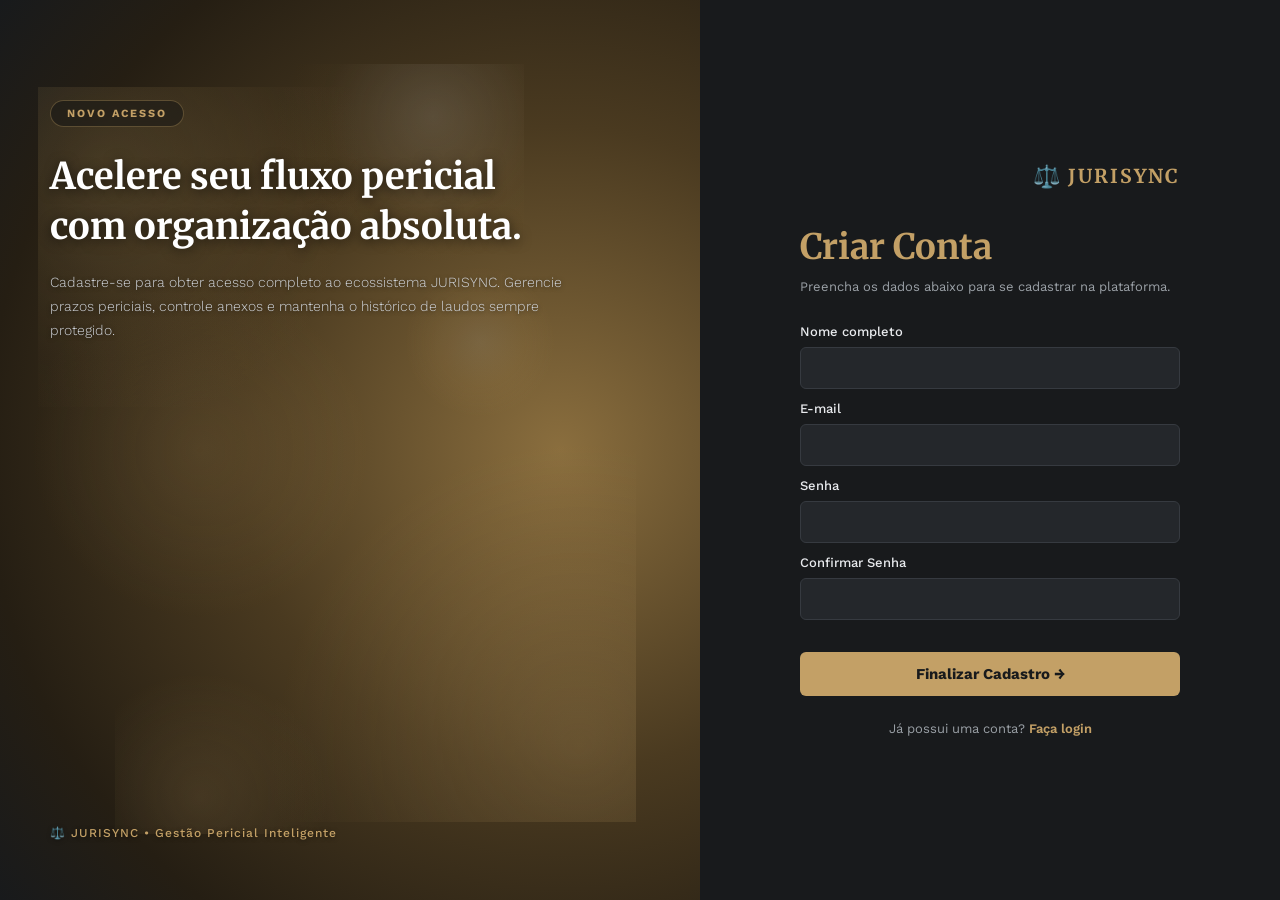
<file: src/main/resources/static/cadastro.html>
<!DOCTYPE html>
<html lang="pt-BR">
<head>
    <meta charset="UTF-8">
    <meta name="viewport" content="width=device-width, initial-scale=1.0">
    <title>Cadastro - JURISYNC</title>
    <link rel="stylesheet" href="style.css">
    <link rel="preconnect" href="https://fonts.googleapis.com">
    <link rel="preconnect" href="https://fonts.gstatic.com" crossorigin>
    <link href="https://fonts.googleapis.com/css2?family=Merriweather:wght@400;700&family=Work+Sans:wght@300;400;500;600;700&display=swap" rel="stylesheet">
</head>
<body class="page-login-split">

<div class="login-wrapper-fullscreen">
    <!-- LADO ESQUERDO: Painel Dourado Escuro com Esferas Translúcidas -->
    <div class="auth-art-panel-gold">
        <div class="art-overlay-content">
            <div class="auth-tag">NOVO ACESSO</div>
            <h1 class="art-main-title">Acelere seu fluxo pericial com organização absoluta.</h1>
            <p class="art-main-desc">Cadastre-se para obter acesso completo ao ecossistema JURISYNC. Gerencie prazos periciais, controle anexos e mantenha o histórico de laudos sempre protegido.</p>
        </div>

        <div class="art-footer-brand">
            <span>⚖️ JURISYNC &bull; Gestão Pericial Inteligente</span>
        </div>
    </div>

    <!-- LADO DIREITO: Painel Escuro de Formulário de Cadastro -->
    <div class="auth-form-panel-dark">
        <div class="card-container-dark">
            <!-- Nome/Logo no Canto Superior Direito -->
            <div class="brand-right-corner">
                <span class="art-corner-icon">⚖️</span>
                <span class="art-corner-title">JURISYNC</span>
            </div>

            <h1 class="welcome-title">Criar Conta</h1>
            <p class="form-subheading">Preencha os dados abaixo para se cadastrar na plataforma.</p>

            <div id="msg-erro" style="display: none; background-color: #3d1418; color: #f87171; border: 1px solid #7f1d1d; padding: 10px; border-radius: 6px; font-size: 12px; margin-bottom: 20px; text-align: left;">
                <span id="texto-erro">Erro no cadastro.</span>
            </div>

            <form id="registerForm" action="/cadastrar" method="POST" class="form-register">
                <div class="input-group">
                    <label for="nome">Nome completo</label>
                    <input type="text" id="nome" name="nome" required autocomplete="name">
                </div>

                <div class="input-group">
                    <label for="email">E-mail</label>
                    <input type="email" id="email" name="email" required autocomplete="email">
                </div>

                <div class="input-group">
                    <label for="senha">Senha</label>
                    <input type="password" id="senha" name="senha" required >

                    <div id="meter-container" style="display: none; margin-top: 8px;">
                        <div style="width: 100%; height: 5px; background-color: #24272b; border-radius: 3px; overflow: hidden; border: 1px solid #363a40;">
                            <div id="meter-fill" style="height: 100%; width: 0%; transition: width 0.3s ease, background-color 0.3s ease; border-radius: 3px;"></div>
                        </div>
                        <span id="meter-text" style="display: block; margin-top: 5px; font-size: 11px; font-weight: 500; text-align: left;"></span>
                    </div>
                </div>

                <div class="input-group">
                    <label for="confirmarSenha">Confirmar Senha</label>
                    <input type="password" id="confirmarSenha" name="confirmarSenha" required >
                </div>

                <button type="submit" class="btn-entrar-gold">Finalizar Cadastro &rarr;</button>
            </form>

            <p class="text-cadastro-dark">Já possui uma conta? <a href="login.html">Faça login</a></p>
        </div>
    </div>
</div>

<script>
    const urlParams = new URLSearchParams(window.location.search);
    const msgErroDiv = document.getElementById('msg-erro');
    const textoErroSpan = document.getElementById('texto-erro');

    if (urlParams.get('erro') === 'email_duplicado') {
        if (textoErroSpan) textoErroSpan.textContent = 'Este e-mail já está em uso por outro usuário.';
        if (msgErroDiv) msgErroDiv.style.display = 'block';
    } else if (urlParams.get('erro') === 'dados_invalidos') {
        if (textoErroSpan) textoErroSpan.textContent = 'Dados inválidos. Verifique as informações fornecidas.';
        if (msgErroDiv) msgErroDiv.style.display = 'block';
    }

    const senhaInput = document.getElementById('senha');
    const meterContainer = document.getElementById('meter-container');
    const meterFill = document.getElementById('meter-fill');
    const meterText = document.getElementById('meter-text');

    if (senhaInput) {
        senhaInput.addEventListener('input', function() {
            const val = senhaInput.value;

            if (val.length === 0) {
                if (meterContainer) meterContainer.style.display = 'none';
                return;
            }

            if (meterContainer) meterContainer.style.display = 'block';

            const temLetra = /[a-zA-Z]/.test(val);
            const temNumero = /[0-9]/.test(val);
            const temEspecial = /[^a-zA-Z0-9]/.test(val);

            if (!temEspecial) {
                if (meterFill) {
                    meterFill.style.width = '33%';
                    meterFill.style.backgroundColor = '#dc3545';
                }
                if (meterText) {
                    meterText.textContent = 'Fraca (requer caractere especial !@#$%^&*)';
                    meterText.style.color = '#f87171';
                }
            }
            else if (val.length < 6) {
                if (meterFill) {
                    meterFill.style.width = '33%';
                    meterFill.style.backgroundColor = '#dc3545';
                }
                if (meterText) {
                    meterText.textContent = 'Fraca (mínimo 6 caracteres)';
                    meterText.style.color = '#f87171';
                }
            }
            else if (val.length >= 8 && temEspecial && temLetra && temNumero) {
                if (meterFill) {
                    meterFill.style.width = '100%';
                    meterFill.style.backgroundColor = '#28a745';
                }
                if (meterText) {
                    meterText.textContent = 'Forte';
                    meterText.style.color = '#4ade80';
                }
            }
            else {
                if (meterFill) {
                    meterFill.style.width = '66%';
                    meterFill.style.backgroundColor = '#ffc107';
                }
                if (meterText) {
                    meterText.textContent = 'Média';
                    meterText.style.color = '#facc15';
                }
            }
        });
    }

    const registerForm = document.getElementById('registerForm');
    if (registerForm) {
        registerForm.addEventListener('submit', function(event) {
            const emailInput = document.getElementById('email').value.trim();
            const senhaVal = senhaInput ? senhaInput.value : '';
            const confirmarSenhaInput = document.getElementById('confirmarSenha').value;

            const regexEmailStrict = /^[a-zA-Z0-9._%+-]+@[a-zA-Z0-9.-]+\.[a-zA-Z]{2,}$/;
            const posAt = emailInput.indexOf('@');
            const dominio = posAt !== -1 ? emailInput.substring(posAt + 1) : '';
            const regexDominioInvalido = /[^a-zA-Z0-9.-]/;

            let mensagem = '';

            if (!regexEmailStrict.test(emailInput) || regexDominioInvalido.test(dominio) || !emailInput.endsWith('.com')) {
                mensagem = 'Informe um e-mail válido.';
            }
            else if (senhaVal.length < 6) {
                mensagem = 'A senha deve ter no mínimo 6 caracteres.';
            }
            else if (senhaVal !== confirmarSenhaInput) {
                mensagem = 'As senhas digitadas não são iguais.';
            }

            if (mensagem !== '') {
                event.preventDefault();
                if (textoErroSpan) textoErroSpan.textContent = mensagem;
                if (msgErroDiv) msgErroDiv.style.display = 'block';
            } else {
                if (msgErroDiv) msgErroDiv.style.display = 'none';
            }
        });
    }
</script>
</body>
</html>
</file>
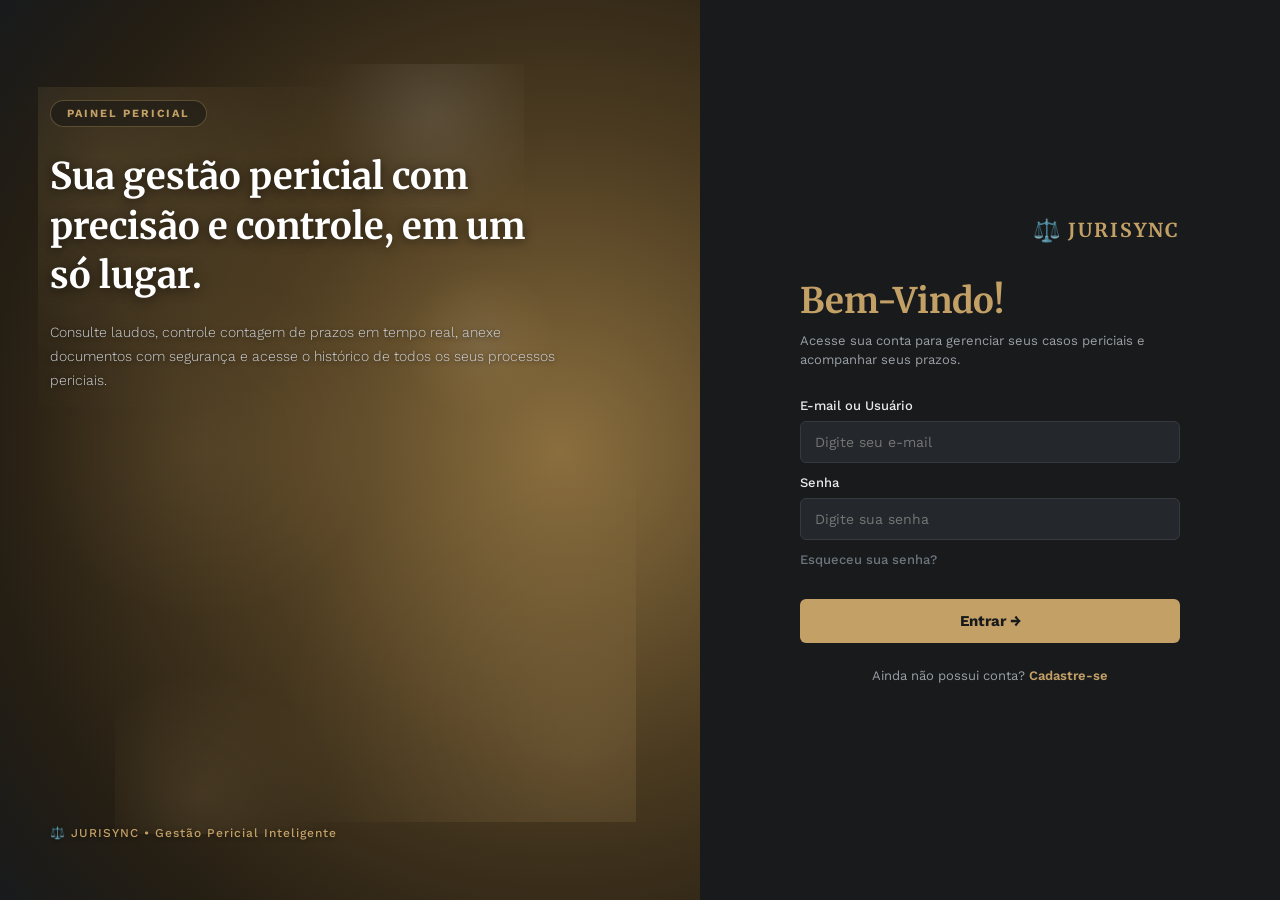
<file: src/main/resources/static/login.html>
<!DOCTYPE html>
<html lang="pt-BR">
<head>
    <meta charset="UTF-8">
    <meta name="viewport" content="width=device-width, initial-scale=1.0">
    <title>Login - JURISYNC</title>
    <link rel="stylesheet" href="style.css">
    <link rel="preconnect" href="https://fonts.googleapis.com">
    <link rel="preconnect" href="https://fonts.gstatic.com" crossorigin>
    <link href="https://fonts.googleapis.com/css2?family=Merriweather:wght@400;700&family=Work+Sans:wght@300;400;500;600;700&display=swap" rel="stylesheet">
</head>
<body class="page-login-split">

<div class="login-wrapper-fullscreen">
    <!-- LADO ESQUERDO: Painel Estilo Card de Apresentação -->
    <div class="auth-art-panel-gold">
        <div class="art-overlay-content">
            <div class="auth-tag">PAINEL PERICIAL</div>
            <h1 class="art-main-title">Sua gestão pericial com precisão e controle, em um só lugar.</h1>
            <p class="art-main-desc">Consulte laudos, controle contagem de prazos em tempo real, anexe documentos com segurança e acesse o histórico de todos os seus processos periciais.</p>
        </div>

        <div class="art-footer-brand">
            <span>⚖️ JURISYNC &bull; Gestão Pericial Inteligente</span>
        </div>
    </div>

    <!-- LADO DIREITO: Formulario de Login -->
    <div class="auth-form-panel-dark">
        <div class="card-container-dark">
            <!-- Nome/Logo no Canto Direiro Superior do Card -->
            <div class="brand-right-corner">
                <span class="art-corner-icon">⚖️</span>
                <span class="art-corner-title">JURISYNC</span>
            </div>

            <h1 class="welcome-title">Bem-Vindo!</h1>
            <p class="form-subheading">Acesse sua conta para gerenciar seus casos periciais e acompanhar seus prazos.</p>

            <div id="container-erro"></div>

            <form id="form-login" action="/login" method="POST">
                <div class="input-group">
                    <label for="email">E-mail ou Usuário</label>
                    <input type="email" id="email" name="username" required placeholder="Digite seu e-mail">
                </div>

                <div class="input-group">
                    <label for="senha">Senha</label>
                    <input type="password" id="senha" name="password" required placeholder="Digite sua senha">
                    <div class="esqueceu-senha">
                        <a href="recuperar-senha.html">Esqueceu sua senha?</a>
                    </div>
                </div>

                <button type="submit" class="btn-entrar-gold">Entrar &rarr;</button>
            </form>

            <p class="text-cadastro-dark">Ainda não possui conta? <a href="cadastro.html">Cadastre-se</a></p>
        </div>
    </div>
</div>

<script>
    function exibirErro(mensagem) {
        const container = document.getElementById('container-erro');
        if (container) {
            container.innerHTML = `
                <div style="background-color: #3d1418; color: #f87171; border: 1px solid #7f1d1d; padding: 10px; border-radius: 6px; font-size: 12px; margin-bottom: 15px; text-align: left;">
                    ${mensagem}
                </div>
            `;
        }
    }

    document.addEventListener('DOMContentLoaded', function() {
        const urlParams = new URLSearchParams(window.location.search);

        if (urlParams.has('sucesso')) {
            alert('Cadastro realizado com sucesso! Faça seu login.');
        }

        if (urlParams.get('error') === 'true') {
            exibirErro('Email ou senha inválidos. Por favor, verifique suas credenciais e tente novamente.');
        }
    });

    document.getElementById('form-login').addEventListener('submit', function(event) {
        const emailInput = document.getElementById('email').value;
        const regexEmail = /^[a-zA-Z0-9._%+-]+@[a-zA-Z0-9.-]+\.[a-zA-Z]{2,}$/;

        if (!regexEmail.test(emailInput)) {
            event.preventDefault();
            exibirErro('Por favor, informe um e-mail válido.');
        }
    });
</script>

</body>
</html>
</file>
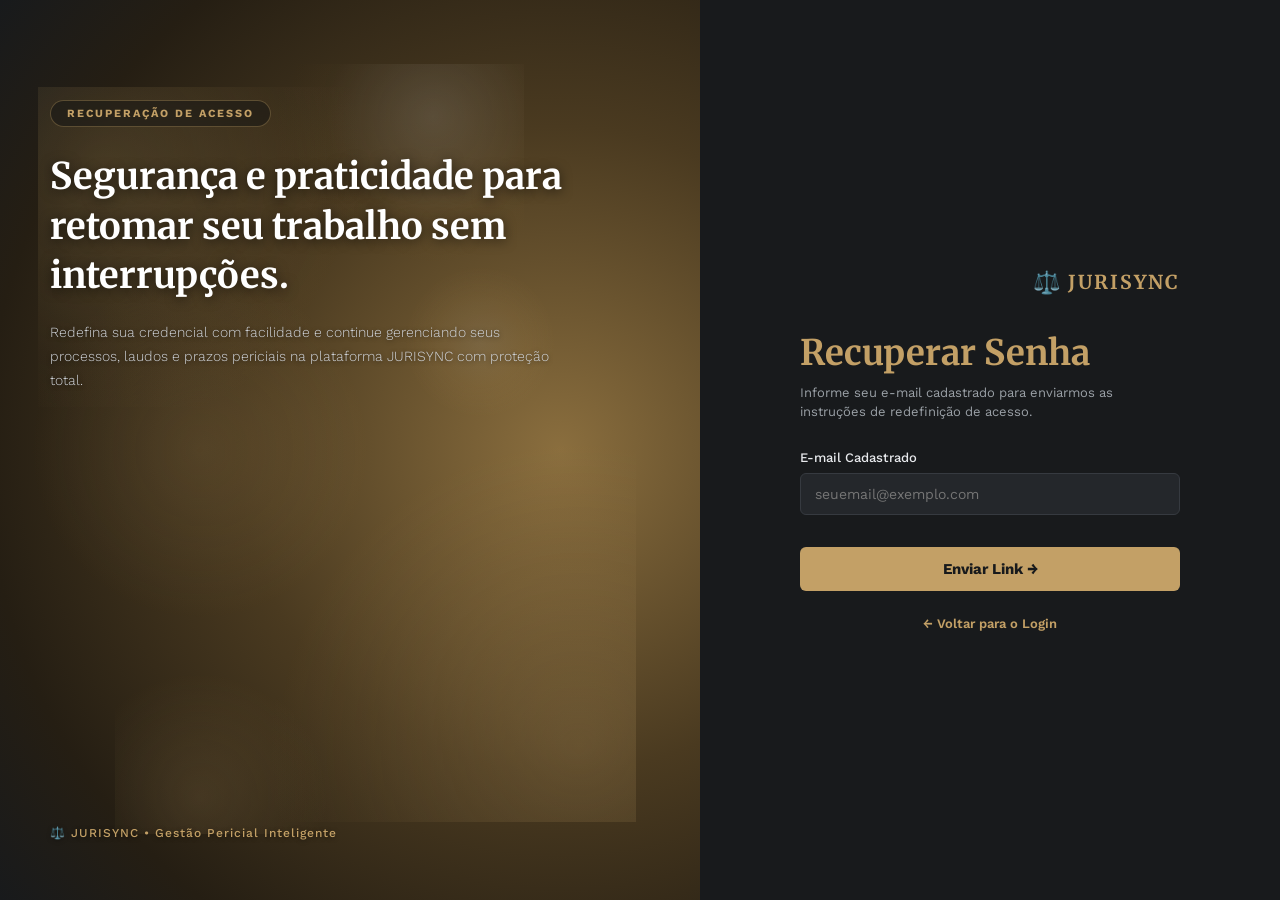
<file: src/main/resources/static/recuperar-senha.html>
<!DOCTYPE html>
<html lang="pt-BR">
<head>
    <meta charset="UTF-8">
    <meta name="viewport" content="width=device-width, initial-scale=1.0">
    <title>Recuperar Senha - JURISYNC</title>
    <link rel="stylesheet" href="style.css">
    <link rel="preconnect" href="https://fonts.googleapis.com">
    <link rel="preconnect" href="https://fonts.gstatic.com" crossorigin>
    <link href="https://fonts.googleapis.com/css2?family=Merriweather:wght@400;700&family=Work+Sans:wght@300;400;500;600;700&display=swap" rel="stylesheet">
</head>
<body class="page-login-split">

<div class="login-wrapper-fullscreen">
    <!-- LADO ESQUERDO: Painel Dourado Escuro com Esferas Translúcidas -->
    <div class="auth-art-panel-gold">
        <div class="art-overlay-content">
            <div class="auth-tag">RECUPERAÇÃO DE ACESSO</div>
            <h1 class="art-main-title">Segurança e praticidade para retomar seu trabalho sem interrupções.</h1>
            <p class="art-main-desc">Redefina sua credencial com facilidade e continue gerenciando seus processos, laudos e prazos periciais na plataforma JURISYNC com proteção total.</p>
        </div>

        <div class="art-footer-brand">
            <span>⚖️ JURISYNC &bull; Gestão Pericial Inteligente</span>
        </div>
    </div>

    <!-- LADO DIREITO: Painel Escuro de Recuperação de Senha -->
    <div class="auth-form-panel-dark">
        <div class="card-container-dark">
            <!-- Nome/Logo no Canto Superior Direito -->
            <div class="brand-right-corner">
                <span class="art-corner-icon">⚖️</span>
                <span class="art-corner-title">JURISYNC</span>
            </div>

            <h1 class="welcome-title">Recuperar Senha</h1>
            <p class="form-subheading">Informe seu e-mail cadastrado para enviarmos as instruções de redefinição de acesso.</p>

            <!-- Mensagem de erro (Estilo Dark) -->
            <div id="msg-erro" style="display: none; background-color: #3d1418; color: #f87171; border: 1px solid #7f1d1d; padding: 10px; border-radius: 6px; font-size: 12px; margin-bottom: 20px; text-align: left;"></div>

            <!-- Mensagem de sucesso (Estilo Dark) -->
            <div id="msg-sucesso" style="display: none; background-color: #143d22; color: #4ade80; border: 1px solid #1d7f40; padding: 10px; border-radius: 6px; font-size: 12px; margin-bottom: 20px; text-align: left;"></div>

            <form id="form-recuperar" action="login.html" method="GET">
                <div class="input-group">
                    <label for="email-recuperacao">E-mail Cadastrado</label>
                    <input
                            type="email"
                            id="email-recuperacao"
                            name="email"
                            required
                            placeholder="seuemail@exemplo.com"
                    >
                </div>

                <button type="submit" id="btn-enviar" class="btn-entrar-gold">Enviar Link &rarr;</button>

                <!-- Texto Reenviar posicionado abaixo do botão -->
                <div style="text-align: center; margin-top: 14px;">
                    <span id="texto-reenviar" style="display: none; font-size: 12px; color: #9aa0a6; font-weight: 500;">
                        Redirecionando para o login...
                    </span>
                </div>
            </form>

            <p class="text-cadastro-dark" style="margin-top: 25px;"><a href="login.html">&larr; Voltar para o Login</a></p>
        </div>
    </div>
</div>

<script>
    var temporizador = null;

    document.getElementById('form-recuperar').addEventListener('submit', async function(event) {
        event.preventDefault(); // Impede o envio padrao do HTML para processar a validacao

        var emailInput = document.getElementById('email-recuperacao').value.trim().toLowerCase();
        var msgErro = document.getElementById('msg-erro');
        var msgSucesso = document.getElementById('msg-sucesso');
        var btnEnviar = document.getElementById('btn-enviar');
        var textoReenviar = document.getElementById('texto-reenviar');

        // Limpa mensagens anteriores
        msgErro.style.display = 'none';
        msgSucesso.style.display = 'none';

        // 1. Validação do formato do e-mail
        var regexEmail = /^[a-zA-Z0-9._%+-]+@[a-zA-Z0-9.-]+\.[a-zA-Z]{2,}$/;
        if (!regexEmail.test(emailInput)) {
            msgErro.innerHTML = 'Por favor, insira um e-mail completo com @ e ponto (ex: .com).';
            msgErro.style.display = 'block';
            return;
        }

        btnEnviar.disabled = true;
        btnEnviar.textContent = 'Enviando...';

        let mensagemServidor = '';

        // 2. Consulta ao Banco / API (com envio direto da solicitação de recuperação)
        try {
            const resposta = await fetch('/api/recuperar-senha', {
                method: 'POST',
                headers: { 'Content-Type': 'application/json' },
                body: JSON.stringify({ email: emailInput })
            });

            if (resposta.ok) {
                const dados = await resposta.json();
                mensagemServidor = dados.mensagem;
            }
        } catch (erro) {
            console.log('Solicitação processada localmente.');
        }

        // 3. Se a conta não existir (RN042: Não revela se o e-mail possui ou não conta cadastrada)
        // Mantém a opacidade de segurança para evitar enumeração de contas por terceiros.

        // 4. Se a conta existir: Envia a requisição e exibe confirmação
        msgSucesso.innerHTML = mensagemServidor || 'Se o e-mail informado estiver cadastrado, você receberá o link de redefinição em breve.';
        msgSucesso.style.display = 'block';

        btnEnviar.textContent = 'Link Enviado ✓';
        btnEnviar.style.backgroundColor = '#2b2f34';
        btnEnviar.style.color = '#8e949e';
        btnEnviar.style.cursor = 'not-allowed';

        if (textoReenviar) textoReenviar.style.display = 'block';

        // 5. Redireciona para login.html após 3 segundos
        setTimeout(function() {
            window.location.href = 'login.html';
        }, 3500);
    });
</script>

</body>
</html>
</file>
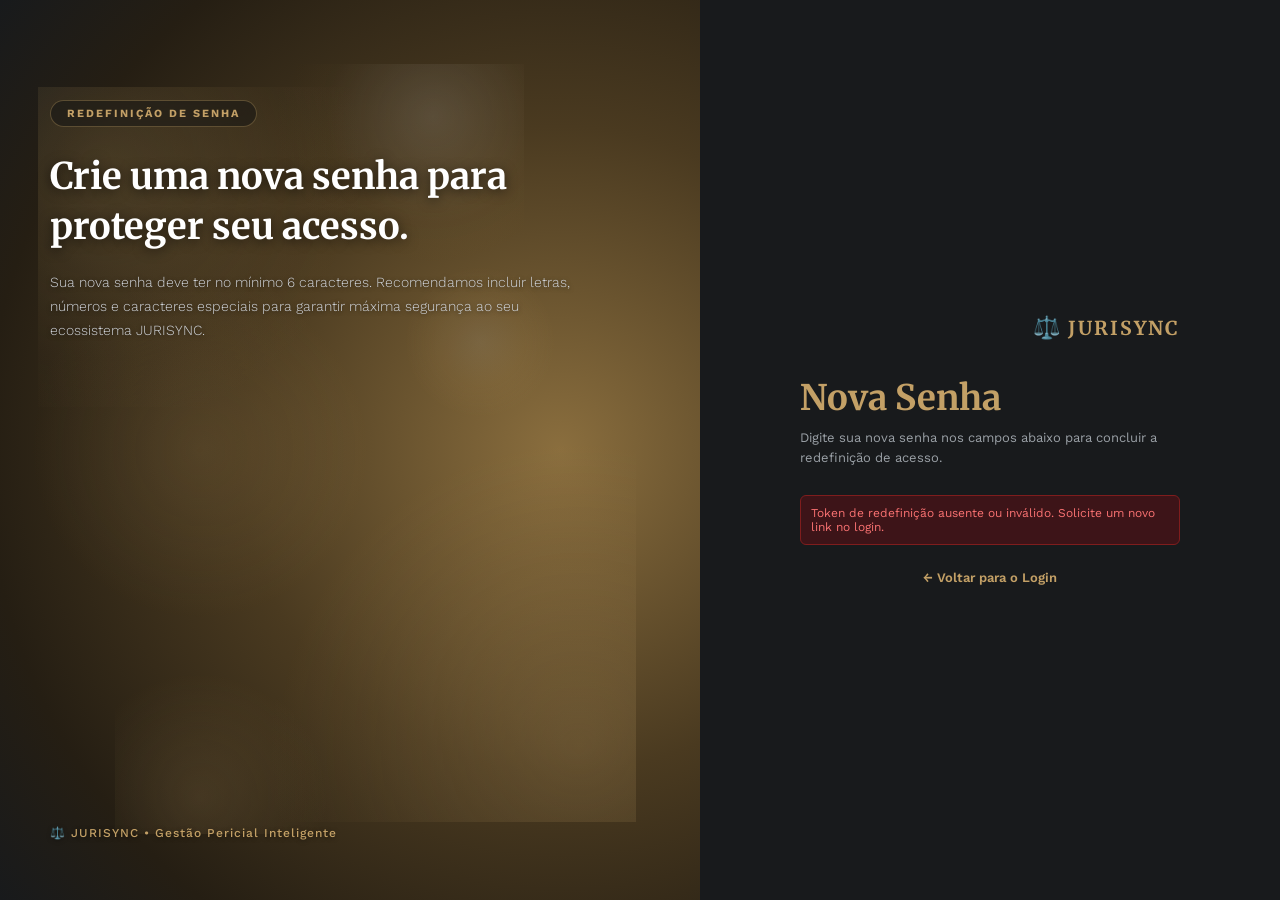
<file: src/main/resources/static/redefinir-senha.html>
<!DOCTYPE html>
<html lang="pt-BR">
<head>
  <meta charset="UTF-8">
  <meta name="viewport" content="width=device-width, initial-scale=1.0">
  <title>Redefinir Senha - JURISYNC</title>
  <link rel="stylesheet" href="style.css">
  <link rel="preconnect" href="https://fonts.googleapis.com">
  <link rel="preconnect" href="https://fonts.gstatic.com" crossorigin>
  <link href="https://fonts.googleapis.com/css2?family=Merriweather:wght@400;700&family=Work+Sans:wght@300;400;500;600;700&display=swap" rel="stylesheet">
</head>
<body class="page-login-split">

<div class="login-wrapper-fullscreen">
  <!-- LADO ESQUERDO: Painel Dourado Escuro -->
  <div class="auth-art-panel-gold">
    <div class="art-overlay-content">
      <div class="auth-tag">REDEFINIÇÃO DE SENHA</div>
      <h1 class="art-main-title">Crie uma nova senha para proteger seu acesso.</h1>
      <p class="art-main-desc">Sua nova senha deve ter no mínimo 6 caracteres. Recomendamos incluir letras, números e caracteres especiais para garantir máxima segurança ao seu ecossistema JURISYNC.</p>
    </div>

    <div class="art-footer-brand">
      <span>⚖️ JURISYNC &bull; Gestão Pericial Inteligente</span>
    </div>
  </div>

  <!-- LADO DIREITO: Painel Escuro de Formulário -->
  <div class="auth-form-panel-dark">
    <div class="card-container-dark">
      <!-- Nome/Logo no Canto Superior Direito -->
      <div class="brand-right-corner">
        <span class="art-corner-icon">⚖️</span>
        <span class="art-corner-title">JURISYNC</span>
      </div>

      <h1 class="welcome-title">Nova Senha</h1>
      <p class="form-subheading">Digite sua nova senha nos campos abaixo para concluir a redefinição de acesso.</p>

      <!-- Mensagem de erro -->
      <div id="msg-erro" style="display: none; background-color: #3d1418; color: #f87171; border: 1px solid #7f1d1d; padding: 10px; border-radius: 6px; font-size: 12px; margin-bottom: 20px; text-align: left;"></div>

      <!-- Mensagem de sucesso -->
      <div id="msg-sucesso" style="display: none; background-color: #143d22; color: #4ade80; border: 1px solid #1d7f40; padding: 10px; border-radius: 6px; font-size: 12px; margin-bottom: 20px; text-align: left;"></div>

      <form id="form-redefinir">
        <div class="input-group">
          <label for="novaSenha">Nova Senha</label>
          <input type="password" id="novaSenha" required placeholder="Digite sua nova senha">

          <div id="meter-container" style="display: none; margin-top: 8px;">
            <div style="width: 100%; height: 5px; background-color: #24272b; border-radius: 3px; overflow: hidden; border: 1px solid #363a40;">
              <div id="meter-fill" style="height: 100%; width: 0%; transition: width 0.3s ease, background-color 0.3s ease; border-radius: 3px;"></div>
            </div>
            <span id="meter-text" style="display: block; margin-top: 5px; font-size: 11px; font-weight: 500; text-align: left;"></span>
          </div>
        </div>

        <div class="input-group">
          <label for="confirmarSenha">Confirmar Nova Senha</label>
          <input type="password" id="confirmarSenha" required placeholder="Repita a nova senha">
        </div>

        <button type="submit" id="btn-redefinir" class="btn-entrar-gold">Redefinir Senha &rarr;</button>
      </form>

      <p class="text-cadastro-dark" style="margin-top: 25px;"><a href="login.html">&larr; Voltar para o Login</a></p>
    </div>
  </div>
</div>

<script>
  document.addEventListener('DOMContentLoaded', function() {
      const urlParams = new URLSearchParams(window.location.search);
      const token = urlParams.get('token');

      const msgErro = document.getElementById('msg-erro');
      const msgSucesso = document.getElementById('msg-sucesso');
      const formRedefinir = document.getElementById('form-redefinir');
      const btnRedefinir = document.getElementById('btn-redefinir');
      const senhaInput = document.getElementById('novaSenha');

      // Se não houver token na URL, oculta o formulário e exibe o alerta
      if (!token) {
          msgErro.textContent = 'Token de redefinição ausente ou inválido. Solicite um novo link no login.';
          msgErro.style.display = 'block';
          if (formRedefinir) formRedefinir.style.display = 'none';
          return;
      }

      // Indicador dinâmico de força de senha
      const meterContainer = document.getElementById('meter-container');
      const meterFill = document.getElementById('meter-fill');
      const meterText = document.getElementById('meter-text');

      if (senhaInput) {
          senhaInput.addEventListener('input', function() {
              const val = senhaInput.value;

              if (val.length === 0) {
                  if (meterContainer) meterContainer.style.display = 'none';
                  return;
              }

              if (meterContainer) meterContainer.style.display = 'block';

              const temLetra = /[a-zA-Z]/.test(val);
              const temNumero = /[0-9]/.test(val);
              const temEspecial = /[^a-zA-Z0-9]/.test(val);

              if (!temEspecial || val.length < 6) {
                  if (meterFill) {
                      meterFill.style.width = '33%';
                      meterFill.style.backgroundColor = '#dc3545';
                  }
                  if (meterText) {
                      meterText.textContent = 'Fraca (requer 6+ caracteres e caractere especial)';
                      meterText.style.color = '#f87171';
                  }
              }
              else if (val.length >= 8 && temEspecial && temLetra && temNumero) {
                  if (meterFill) {
                      meterFill.style.width = '100%';
                      meterFill.style.backgroundColor = '#28a745';
                  }
                  if (meterText) {
                      meterText.textContent = 'Forte';
                      meterText.style.color = '#4ade80';
                  }
              }
              else {
                  if (meterFill) {
                      meterFill.style.width = '66%';
                      meterFill.style.backgroundColor = '#ffc107';
                  }
                  if (meterText) {
                      meterText.textContent = 'Média';
                      meterText.style.color = '#facc15';
                  }
              }
          });
      }

      // Submissão da nova senha
      if (formRedefinir) {
          formRedefinir.addEventListener('submit', async function(event) {
              event.preventDefault();

              msgErro.style.display = 'none';
              msgSucesso.style.display = 'none';

              const novaSenha = senhaInput.value;
              const confirmarSenha = document.getElementById('confirmarSenha').value;

              if (novaSenha.length < 6) {
                  msgErro.textContent = 'A nova senha deve ter no mínimo 6 caracteres.';
                  msgErro.style.display = 'block';
                  return;
              }

              if (novaSenha !== confirmarSenha) {
                  msgErro.textContent = 'As senhas digitadas não são iguais.';
                  msgErro.style.display = 'block';
                  return;
              }

              btnRedefinir.disabled = true;
              btnRedefinir.textContent = 'Processando...';

              try {
                  const resposta = await fetch('/api/redefinir-senha', {
                      method: 'POST',
                      headers: { 'Content-Type': 'application/json' },
                      body: JSON.stringify({
                          token: token,
                          novaSenha: novaSenha
                      })
                  });

                  if (resposta.ok) {
                      msgSucesso.textContent = 'Senha redefinida com sucesso! Redirecionando para o login...';
                      msgSucesso.style.display = 'block';
                      btnRedefinir.textContent = 'Concluído ✓';

                      setTimeout(function() {
                          window.location.href = 'login.html?sucesso=redefinicao';
                      }, 2500);
                  } else {
                      const dados = await resposta.json().catch(() => ({}));
                      msgErro.textContent = dados.erro || 'Este link expirou ou já foi utilizado. Solicite uma nova recuperação.';
                      msgErro.style.display = 'block';
                      btnRedefinir.disabled = false;
                      btnRedefinir.textContent = 'Redefinir Senha →';
                  }
              } catch (erro) {
                  msgErro.textContent = 'Erro ao conectar ao servidor. Tente novamente em instantes.';
                  msgErro.style.display = 'block';
                  btnRedefinir.disabled = false;
                  btnRedefinir.textContent = 'Redefinir Senha →';
              }
          });
      }
  });
</script>

</body>
</html>
</file>
<file: src/main/resources/static/style.css>
@import url('https://fonts.googleapis.com/css2?family=Merriweather:wght@400;700&family=Work+Sans:wght@300;400;500;600;700&display=swap');

/* =========================================
   1. RESET E ESTILOS BASE
   ========================================= */
* {
    box-sizing: border-box;
    margin: 0;
    padding: 0;
}

body {
    background-color: #f4f6f9;
    font-family: 'Work Sans', sans-serif;
    min-height: 100vh;
    color: #333333;
    overflow-x: hidden;
    transition: background-color 0.3s ease, color 0.3s ease;
}

h1 {
    font-family: 'Merriweather', serif;
}

h2 {
    font-family: 'Merriweather', serif;
}

h3 {
    font-family: 'Merriweather', serif;
}

h4 {
    font-family: 'Merriweather', serif;
}

h5 {
    font-family: 'Merriweather', serif;
}

h6 {
    font-family: 'Merriweather', serif;
}

input {
    font-family: 'Work Sans', sans-serif;
}

select {
    font-family: 'Work Sans', sans-serif;
}

textarea {
    font-family: 'Work Sans', sans-serif;
}

button {
    font-family: 'Work Sans', sans-serif;
}

label {
    font-family: 'Work Sans', sans-serif;
}


/* =========================================
   2. MODO ESCURO (DARK THEME OVERRIDES)
   ========================================= */
body.dark-theme {
    background-color: #121416;
    color: #e8eaed;
}

body.dark-theme .card-conteudo {
    background-color: #1a1c1e;
    border-color: #2d3034;
    color: #e8eaed;
    box-shadow: 0 4px 15px rgba(0, 0, 0, 0.25);
}

body.dark-theme .main-header h1 {
    color: #c3a066;
}

body.dark-theme .subtitulo-header {
    color: #9aa0a6;
}

body.dark-theme .input-pesquisa {
    background-color: #24272b;
    border-color: #363a40;
    color: #ffffff;
}

body.dark-theme .input-group input {
    background-color: #24272b;
    border-color: #363a40;
    color: #ffffff;
}

body.dark-theme .input-group select {
    background-color: #24272b;
    border-color: #363a40;
    color: #ffffff;
}

body.dark-theme .input-group textarea {
    background-color: #24272b;
    border-color: #363a40;
    color: #ffffff;
}

body.dark-theme .config-antecedencia-input-group input {
    background-color: #24272b;
    border-color: #363a40;
    color: #ffffff;
}

body.dark-theme .select-filtro-painel {
    background-color: #24272b;
    border-color: #363a40;
    color: #ffffff;
}

body.dark-theme .input-file-custom {
    background-color: #24272b;
    border-color: #363a40;
    color: #ffffff;
}

body.dark-theme .input-pesquisa:focus {
    border-color: #c3a066;
    box-shadow: 0 0 0 3px rgba(195, 160, 102, 0.15);
}

body.dark-theme .input-group input:focus {
    border-color: #c3a066;
    box-shadow: 0 0 0 3px rgba(195, 160, 102, 0.15);
}

body.dark-theme .input-group select:focus {
    border-color: #c3a066;
    box-shadow: 0 0 0 3px rgba(195, 160, 102, 0.15);
}

body.dark-theme .input-group textarea:focus {
    border-color: #c3a066;
    box-shadow: 0 0 0 3px rgba(195, 160, 102, 0.15);
}

body.dark-theme .container-tabela th {
    background-color: #24272b;
    color: #c3a066;
    border-color: #363a40;
}

body.dark-theme .container-tabela td {
    background-color: #1a1c1e;
    color: #e8eaed;
    border-color: #2d3034;
}

body.dark-theme .link-acao {
    background-color: #24272b;
    color: #b0b7c3;
    border-right-color: #2d3034;
}

body.dark-theme .link-acao:hover {
    background-color: #32363c;
    color: #ffffff;
}

body.dark-theme .link-acao-prazo {
    background-color: #24272b;
    border-color: #363a40;
    color: #e8eaed;
}

body.dark-theme .link-acao-prazo:hover {
    background-color: #32363c;
    color: #ffffff;
}

body.dark-theme .modal-content {
    background-color: #1a1c1e;
    color: #e8eaed;
    border: 1px solid #2d3034;
}

body.dark-theme .btn-fechar-modal {
    color: #9aa0a6;
}

body.dark-theme .btn-fechar-modal:hover {
    color: #ffffff;
}

body.dark-theme .barra-ferramentas-painel {
    background-color: #24272b;
    border-color: #363a40;
}

body.dark-theme .config-antecedencia-container {
    background-color: #24272b;
    border-color: #363a40;
}

body.dark-theme .upload-area-box {
    background-color: #24272b;
    border-color: #363a40;
}

body.dark-theme .config-antecedencia-container label {
    color: #c3a066;
}

body.dark-theme .linha-cumprido {
    background-color: #212428 !important;
    color: #727b84 !important;
}

body.dark-theme .linha-vencido {
    background-color: #3d1418 !important;
    color: #f87171 !important;
}

body.dark-theme .linha-proximo {
    background-color: #3d3214 !important;
    color: #facc15 !important;
}


/* =========================================
   3. LOGIN SPLIT SCREEN (DOURADO & BOKEH)
   ========================================= */
body.page-login-split {
    background-color: #181a1c;
    padding: 0;
    margin: 0;
    height: 100vh;
    width: 100vw;
    overflow: hidden;
}

.login-wrapper-fullscreen {
    display: flex;
    width: 100vw;
    height: 100vh;
}

.auth-art-panel-gold {
    flex: 1.2;
    background: radial-gradient(circle at 80% 50%, #8a6e3e 0%, #4a3a20 45%, #251e13 80%, #181a1c 100%),
                linear-gradient(135deg, #2b2216 0%, #1a1610 100%);
    position: relative;
    display: flex;
    flex-direction: column;
    justify-content: space-between;
    padding: 60px 50px;
    color: #ffffff;
    overflow: hidden;
}

.auth-art-panel-gold::before {
    content: '';
    position: absolute;
    top: 0;
    left: 0;
    right: 0;
    bottom: 0;
    background-image: 
        radial-gradient(circle at 85% 80%, rgba(195, 160, 102, 0.22) 0%, rgba(195, 160, 102, 0.05) 50%, transparent 70%),
        radial-gradient(circle at 20% 25%, rgba(212, 178, 111, 0.18) 0%, rgba(195, 160, 102, 0.03) 55%, transparent 75%),
        radial-gradient(circle at 65% 20%, rgba(255, 255, 255, 0.12) 0%, rgba(195, 160, 102, 0.02) 40%, transparent 60%),
        radial-gradient(circle at 35% 85%, rgba(195, 160, 102, 0.15) 0%, transparent 50%),
        radial-gradient(circle, rgba(255, 255, 255, 0.08) 0%, rgba(195, 160, 102, 0.08) 35%, transparent 60%),
        radial-gradient(circle, rgba(195, 160, 102, 0.12) 0%, transparent 55%);
    background-size: 380px 380px, 320px 320px, 260px 260px, 240px 240px, 180px 180px, 450px 450px;
    background-position: 80% 85%, 10% 15%, 60% 10%, 25% 90%, 75% 35%, -10% 50%;
    background-repeat: no-repeat;
    opacity: 0.95;
    pointer-events: none;
}

.art-overlay-content {
    z-index: 2;
    max-width: 520px;
    margin-top: 40px;
}

.auth-tag {
    display: inline-block;
    background: rgba(15, 16, 18, 0.45);
    color: #c3a066;
    border: 1px solid rgba(195, 160, 102, 0.35);
    border-radius: 20px;
    font-size: 11px;
    font-weight: 700;
    letter-spacing: 2px;
    padding: 6px 16px;
    text-transform: uppercase;
    margin-bottom: 25px;
    backdrop-filter: blur(6px);
}

.art-main-title {
    font-family: 'Merriweather', serif;
    font-size: 2.3rem;
    color: #ffffff;
    font-weight: 700;
    line-height: 1.35;
    margin-bottom: 20px;
    text-shadow: 0 2px 12px rgba(0, 0, 0, 0.6);
}

.art-main-desc {
    font-size: 14px;
    color: #d1d5db;
    line-height: 1.7;
    font-weight: 300;
    text-shadow: 0 1px 4px rgba(0, 0, 0, 0.5);
}

.art-footer-brand {
    z-index: 2;
    font-size: 12px;
    color: #c3a066;
    letter-spacing: 1px;
    font-weight: 500;
    text-shadow: 0 1px 4px rgba(0, 0, 0, 0.5);
}

.auth-form-panel-dark {
    flex: 1;
    background-color: #181a1c;
    display: flex;
    justify-content: center;
    align-items: center;
    padding: 40px;
}

.card-container-dark {
    width: 100%;
    max-width: 380px;
    position: relative;
}

.brand-right-corner {
    display: flex;
    align-items: center;
    justify-content: flex-end;
    gap: 8px;
    margin-bottom: 35px;
}

.art-corner-icon {
    font-size: 22px;
}

.art-corner-title {
    font-family: 'Merriweather', serif;
    font-size: 1.2rem;
    font-weight: 700;
    letter-spacing: 2px;
    color: #c3a066;
}

.welcome-title {
    font-family: 'Merriweather', serif;
    color: #c3a066;
    font-size: 2.2rem;
    margin-bottom: 8px;
    text-align: left;
}

.form-subheading {
    font-size: 13px;
    color: #9aa0a6;
    margin-bottom: 28px;
    line-height: 1.5;
    text-align: left;
}

.card-container-dark .input-group label {
    color: #e8eaed;
    font-size: 13px;
    margin-bottom: 6px;
}

.card-container-dark .input-group input {
    background-color: #24272b;
    border: 1px solid #363a40;
    color: #ffffff;
    padding: 12px 14px;
    border-radius: 6px;
    font-size: 14px;
    transition: all 0.2s ease-in-out;
}

.card-container-dark .input-group input:focus {
    border-color: #c3a066;
    background-color: #2b2f34;
    outline: none;
    box-shadow: 0 0 0 3px rgba(195, 160, 102, 0.15);
}

.btn-entrar-gold {
    width: 100%;
    padding: 13px;
    background-color: #c3a066;
    color: #181a1c;
    border: none;
    border-radius: 6px;
    font-weight: 700;
    font-size: 15px;
    cursor: pointer;
    margin-top: 20px;
    transition: background-color 0.2s, transform 0.1s;
}

.btn-entrar-gold:hover {
    background-color: #d4b26f;
}

.text-cadastro-dark {
    text-align: center;
    margin-top: 25px;
    font-size: 13px;
    color: #9aa0a6;
}

.text-cadastro-dark a {
    color: #c3a066;
    text-decoration: none;
    font-weight: 600;
}

.text-cadastro-dark a:hover {
    text-decoration: underline;
}


/* =========================================
   4. MEDIDOR DE FORÇA DE SENHA
   ========================================= */
#meter-container {
    width: 100%;
    height: 6px;
    background-color: #2b2f34;
    border-radius: 3px;
    margin-top: 8px;
    overflow: hidden;
}

#meter-fill {
    height: 100%;
    width: 0%;
    transition: width 0.3s ease, background-color 0.3s ease;
    border-radius: 3px;
}

#meter-text {
    display: block;
    margin-top: 5px;
    font-size: 11px;
    font-weight: 500;
    text-align: left;
}


/* =========================================
   5. CARDS TRADICIONAIS (CADASTRO / RECUPERAR)
   ========================================= */
body:not(.page-login-split):not(:has(.app-layout)) {
    background-color: #ffffff;
    display: flex;
    justify-content: center;
    align-items: center;
    min-height: 100vh;
    padding: 20px;
}

.card-container {
    background: #ffffff;
    padding: 35px 30px;
    border-radius: 8px;
    box-shadow: 0 10px 30px rgba(0, 0, 0, 0.08);
    width: 100%;
    max-width: 440px;
    text-align: center;
    border: 1px solid #e3e6ec;
}

.card-register {
    background: #ffffff;
    padding: 35px 30px;
    border-radius: 8px;
    box-shadow: 0 10px 30px rgba(0, 0, 0, 0.08);
    width: 100%;
    max-width: 440px;
    text-align: center;
    border: 1px solid #e3e6ec;
}

.card-container h1 {
    font-family: 'Merriweather', serif;
    color: #c3a066;
    font-size: 1.8rem;
    margin-bottom: 12px;
}

.card-container h2 {
    font-family: 'Merriweather', serif;
    color: #c3a066;
    font-size: 1.8rem;
    margin-bottom: 12px;
}

.header-card h1 {
    font-family: 'Merriweather', serif;
    color: #c3a066;
    font-size: 1.8rem;
    margin-bottom: 12px;
}

.form-group {
    margin-bottom: 16px;
    text-align: left;
    display: flex;
    flex-direction: column;
}

.form-group label {
    font-size: 13px;
    font-weight: 500;
    color: #555555;
    margin-bottom: 6px;
}

.form-group input {
    width: 100%;
    padding: 11px 12px;
    border: 1px solid #d0d0d0;
    border-radius: 4px;
    font-size: 14px;
}

.btn-submit {
    width: 100%;
    padding: 12px;
    background-color: #1a1c1e;
    color: #ffffff;
    border: none;
    border-radius: 6px;
    font-weight: 600;
    font-size: 15px;
    cursor: pointer;
    margin-top: 10px;
    transition: background-color 0.2s;
}

.btn-submit:hover {
    background-color: #333333;
}

.btn-entrar {
    width: 100%;
    padding: 12px;
    background-color: #1a1c1e;
    color: #ffffff;
    border: none;
    border-radius: 6px;
    font-weight: 600;
    font-size: 15px;
    cursor: pointer;
    margin-top: 15px;
    transition: background-color 0.2s;
}

.btn-entrar:hover {
    background-color: #333333;
}

.footer-card {
    margin-top: 12px;
    font-size: 13px;
}

.esqueceu-senha {
    margin-top: 12px;
    font-size: 13px;
}

.footer-card a {
    color: #6c757d;
    text-decoration: none;
    font-weight: 500;
    transition: color 0.2s;
}

.footer-card a:hover {
    color: #c3a066;
    text-decoration: underline;
}

.esqueceu-senha a {
    color: #6c757d;
    text-decoration: none;
    font-weight: 500;
    transition: color 0.2s;
}

.esqueceu-senha a:hover {
    color: #c3a066;
    text-decoration: underline;
}


/* =========================================
   6. ESTRUTURA DASHBOARD (SIDEBAR & LAYOUT)
   ========================================= */
.app-layout {
    display: flex;
    min-height: 100vh;
    width: 100%;
}

.sidebar {
    width: 68px;
    background-color: #1a1c1e;
    color: #ffffff;
    display: flex;
    flex-direction: column;
    justify-content: space-between;
    padding: 18px 10px;
    border-right: 1px solid #2d3034;
    flex-shrink: 0;
    transition: width 0.3s cubic-bezier(0.4, 0, 0.2, 1);
    position: relative;
    z-index: 100;
    white-space: nowrap;
    overflow: hidden;
}

.sidebar:hover {
    width: 250px;
    box-shadow: 4px 0 20px rgba(0, 0, 0, 0.25);
}

.sidebar.expanded {
    width: 250px;
    box-shadow: 4px 0 20px rgba(0, 0, 0, 0.25);
}

.sidebar-header {
    display: flex;
    align-items: center;
    gap: 12px;
    padding-bottom: 20px;
    border-bottom: 1px solid #2d3034;
    margin-bottom: 15px;
}

.btn-toggle-sidebar {
    background: #2b2e33;
    color: #c5a059;
    border: 1px solid #3e4248;
    border-radius: 6px;
    font-size: 18px;
    padding: 8px 11px;
    cursor: pointer;
    transition: background 0.2s;
    flex-shrink: 0;
}

.btn-toggle-sidebar:hover {
    background: #c5a059;
    color: #1a1c1e;
}

.sidebar-brand {
    display: flex;
    align-items: center;
    gap: 10px;
    opacity: 0;
    transition: opacity 0.2s ease;
}

.sidebar:hover .sidebar-brand {
    opacity: 1;
}

.sidebar.expanded .sidebar-brand {
    opacity: 1;
}

.brand-logo {
    font-size: 20px;
}

.brand-text h2 {
    font-size: 1rem;
    color: #c5a059;
    letter-spacing: 1px;
}

.brand-text span {
    font-size: 10px;
    color: #8e949e;
    text-transform: uppercase;
}

.sidebar-nav {
    display: flex;
    flex-direction: column;
    gap: 8px;
    flex: 1;
}

.nav-item {
    display: flex;
    align-items: center;
    gap: 14px;
    padding: 12px 14px;
    color: #b0b7c3;
    text-decoration: none;
    font-size: 14px;
    font-weight: 500;
    border-radius: 6px;
    transition: all 0.2s ease-in-out;
}

.nav-item:hover {
    background-color: #2b2e33;
    color: #ffffff;
}

.nav-item.active {
    background-color: #c5a059;
    color: #1a1c1e;
    font-weight: 600;
}

.nav-icon {
    font-size: 18px;
    flex-shrink: 0;
}

.nav-label {
    opacity: 0;
    transition: opacity 0.2s ease;
}

.sidebar:hover .nav-label {
    opacity: 1;
}

.sidebar.expanded .nav-label {
    opacity: 1;
}

.sidebar-footer {
    padding-top: 15px;
    border-top: 1px solid #2d3034;
    display: flex;
    flex-direction: column;
    gap: 6px;
}

.btn-theme-toggle {
    display: flex;
    align-items: center;
    gap: 14px;
    width: 100%;
    padding: 10px 12px;
    color: #b0b7c3;
    background: transparent;
    border: none;
    font-size: 13px;
    font-weight: 600;
    border-radius: 6px;
    cursor: pointer;
    transition: background-color 0.2s, color 0.2s;
}

.btn-theme-toggle:hover {
    background-color: #2b2e33;
    color: #c5a059;
}

.btn-logout {
    display: flex;
    align-items: center;
    gap: 14px;
    width: 100%;
    padding: 10px 12px;
    color: #dc3545;
    text-decoration: none;
    font-size: 13px;
    font-weight: 600;
    border-radius: 6px;
    transition: background-color 0.2s;
}

.btn-logout:hover {
    background-color: rgba(220, 53, 69, 0.15);
}

.main-wrapper {
    flex: 1;
    padding: 30px 35px;
    overflow-y: auto;
    width: calc(100% - 68px);
}

.main-header {
    display: flex;
    justify-content: space-between;
    align-items: flex-start;
    margin-bottom: 25px;
}

.main-header h1 {
    font-size: 1.8rem;
    color: #c3a066;
    letter-spacing: 1px;
}

.subtitulo-header {
    font-size: 13px;
    color: #6c757d;
    margin-top: 4px;
}

.card-conteudo {
    background: #ffffff;
    border-radius: 8px;
    padding: 25px;
    box-shadow: 0 4px 15px rgba(0, 0, 0, 0.04);
    border: 1px solid #e3e6ec;
    width: 100%;
    transition: background-color 0.3s ease, border-color 0.3s ease;
}


/* =========================================
   7. FERRAMENTAS E TABELAS
   ========================================= */
.barra-ferramentas {
    margin-bottom: 20px;
}

.input-pesquisa {
    width: 100%;
    padding: 12px 15px;
    border: 1px solid #ced4da;
    border-radius: 6px;
    font-size: 14px;
    outline: none;
    transition: border-color 0.2s;
}

.input-pesquisa:focus {
    border-color: #c5a059;
}

.tabela-responsive-wrapper {
    width: 100%;
    overflow-x: hidden;
}

.container-tabela {
    width: 100%;
    border-collapse: collapse;
    table-layout: fixed;
}

.container-tabela th {
    border: 1px solid #e9ecef;
    padding: 10px 8px;
    text-align: left;
    vertical-align: middle;
    white-space: nowrap;
    box-sizing: border-box;
    background-color: #f8f9fa;
    color: #495057;
    font-weight: 600;
    font-size: 13px;
    transition: background-color 0.3s, border-color 0.3s;
}

.container-tabela td {
    border: 1px solid #e9ecef;
    padding: 10px 8px;
    text-align: left;
    vertical-align: middle;
    white-space: nowrap;
    box-sizing: border-box;
    transition: background-color 0.3s, border-color 0.3s;
}

#tabelaCasos {
    width: 100%;
}

#tabelaCasos th:nth-child(1) { width: 30%; }
#tabelaCasos th:nth-child(2) { width: 14%; }
#tabelaCasos th:nth-child(3) { width: 12%; }
#tabelaCasos th:nth-child(4) { width: 44%; }

#tabelaCasos td:first-child {
    font-size: 12px;
    font-weight: 500;
    letter-spacing: -0.3px;
}

#tabelaCasos td.td-acoes {
    padding: 0 !important;
    height: 1px;
    vertical-align: stretch;
}

.acoes-container {
    display: flex;
    flex-direction: row;
    flex-wrap: nowrap;
    align-items: stretch;
    width: 100%;
    height: 100%;
    min-height: 44px;
}

.link-acao { 
    flex: 1 1 0px;
    display: flex;
    align-items: center;
    justify-content: center;
    text-align: center;
    text-decoration: none; 
    font-weight: 500; 
    font-size: 11px;
    color: #495057;
    background-color: #f8f9fa;
    border: none;
    border-right: 1px solid #e9ecef;
    padding: 6px 2px;
    transition: background-color 0.2s;
}

.link-acao:last-child {
    border-right: none;
}

.link-acao:hover { 
    background-color: #e2e6ea;
    color: #212529;
}

.container-tabela.tabela-prazos th {
    padding: 8px 6px;
    font-size: 13px;
}

.container-tabela.tabela-prazos td {
    padding: 8px 6px;
    font-size: 13px;
}

.container-tabela.tabela-prazos th:nth-child(1) { width: 34%; }
.container-tabela.tabela-prazos th:nth-child(2) { width: 18%; }
.container-tabela.tabela-prazos th:nth-child(3) { width: 16%; }
.container-tabela.tabela-prazos th:nth-child(4) { width: 11%; }
.container-tabela.tabela-prazos th:nth-child(5) { width: 21%; }

.container-tabela.tabela-historico {
    width: 100%;
    table-layout: fixed;
}

.container-tabela.tabela-historico th {
    padding: 12px 10px;
    font-size: 13px;
    text-align: center;
    white-space: nowrap;
}

.container-tabela.tabela-historico td {
    padding: 12px 10px;
    font-size: 13px;
    text-align: center;
    white-space: nowrap;
}

.container-tabela.tabela-historico th:nth-child(1) { width: 25%; }
.container-tabela.tabela-historico th:nth-child(2) { width: 25%; }
.container-tabela.tabela-historico th:nth-child(3) { width: 50%; }

td.td-acoes-prazos {
    padding: 6px !important;
    vertical-align: middle;
}

.acoes-container-prazos {
    display: flex;
    flex-direction: column;
    gap: 4px;
    width: 100%;
}

.link-acao-prazo {
    width: 100%;
    display: inline-flex;
    align-items: center;
    justify-content: center;
    text-align: center;
    text-decoration: none;
    font-weight: 500;
    font-size: 11px;
    color: #495057;
    background-color: #ffffff;
    border: 1px solid #ced4da;
    padding: 5px 6px;
    border-radius: 4px;
    transition: all 0.2s ease-in-out;
}

.link-acao-prazo:hover {
    background-color: #e2e6ea;
    color: #212529;
}

.badge {
    padding: 5px 8px;
    border-radius: 4px;
    font-size: 12px;
    font-weight: bold;
    display: inline-block;
    white-space: nowrap;
}

.badge-ativo {
    background-color: #d4edda;
    color: #155724;
}

.badge-encerrado {
    background-color: #e2e3e5;
    color: #383d41;
}

.badge-danger {
    background-color: #dc3545;
    color: #ffffff;
}

.badge-warning {
    background-color: #ffc107;
    color: #212529;
}

.linha-vencido {
    background-color: #ffe6e6 !important;
    color: #721c24;
    font-weight: bold;
}

.linha-proximo {
    background-color: #fff9db !important;
    color: #856404;
}

.linha-cumprido {
    background-color: #f1f3f5 !important;
    text-decoration: line-through;
    color: #6c757d;
    opacity: 0.75;
}

.btn-novo-caso {
    background-color: #1a1c1e; 
    color: #fff; 
    border: none;
    padding: 10px 20px; 
    border-radius: 6px; 
    cursor: pointer;
    font-weight: 600; 
    transition: 0.2s;
    font-size: 14px;
}

.btn-novo-caso:hover {
    background-color: #333333;
}

.btn-adicionar-prazo {
    width: auto;
    padding: 10px 20px;
}


/* =========================================
   8. FORMULÁRIOS E MODAIS
   ========================================= */
.input-group {
    margin-bottom: 12px;
    text-align: left;
    width: 100%;
    display: flex;
    flex-direction: column;
}

.input-group label {
    display: block !important; 
    font-size: 12px; 
    font-weight: 500; 
    color: #555555;
    margin-bottom: 4px;
    width: 100%;
}

.input-group select {
    width: 100% !important; 
    display: block !important;
    padding: 8px 10px; 
    border: 1px solid #d0d0d0;
    border-radius: 4px; 
    box-sizing: border-box;
    margin-top: 2px;
    background-color: #fff;
    font-size: 13px;
    transition: border-color 0.3s, background-color 0.3s;
}

.input-group input {
    width: 100% !important; 
    display: block !important;
    padding: 8px 10px; 
    border: 1px solid #d0d0d0;
    border-radius: 4px; 
    box-sizing: border-box;
    margin-top: 2px;
    background-color: #fff;
    font-size: 13px;
    transition: border-color 0.3s, background-color 0.3s;
}

.input-group textarea {
    width: 100% !important; 
    display: block !important;
    padding: 8px 10px; 
    border: 1px solid #d0d0d0;
    border-radius: 4px; 
    box-sizing: border-box;
    margin-top: 2px;
    background-color: #fff;
    font-size: 13px;
    height: 60px;
    min-height: 50px;
    resize: vertical;
    transition: border-color 0.3s, background-color 0.3s;
}

.input-group select:focus {
    border-color: #c5a059; 
    outline: none;
}

.input-group input:focus {
    border-color: #c5a059; 
    outline: none;
}

.input-group textarea:focus {
    border-color: #c5a059; 
    outline: none;
}

.form-row {
    display: flex;
    gap: 12px;
}

.form-col {
    flex: 1;
}

.form-prazos-container {
    border-bottom: 1px solid #eee;
    padding-bottom: 15px;
    margin-bottom: 15px;
}

.subtitulo-secao {
    font-size: 15px;
    margin-bottom: 8px;
}

.modal {
    display: none; 
    position: fixed; 
    top: 0; 
    left: 0; 
    width: 100%; 
    height: 100%;
    background: rgba(0, 0, 0, 0.4);
    backdrop-filter: blur(8px); 
    -webkit-backdrop-filter: blur(8px);
    justify-content: center; 
    align-items: center; 
    z-index: 1000;
}

.modal-content {
    position: relative;
    background: #fff; 
    padding: 22px 25px; 
    border-radius: 8px;
    width: 90%; 
    max-width: 440px; 
    box-shadow: 0 10px 30px rgba(0,0,0,0.2);
    max-height: 92vh;
    overflow-y: auto;
    transition: background-color 0.3s, color 0.3s;
}

.modal-content.modal-prazos-content {
    max-width: 820px;
}

.modal-content.modal-caso-content {
    max-width: 440px;
}

.modal-content.modal-historico-content {
    max-width: 680px !important;
    width: 95%;
    padding: 25px 25px;
}

.modal-content h2 { 
    text-align: center; 
    margin-bottom: 15px; 
    font-size: 20px; 
}

.btn-fechar-modal {
    position: absolute;
    top: 15px;
    right: 18px;
    background: none;
    border: none;
    font-size: 24px;
    cursor: pointer;
    color: #666;
    font-weight: bold;
    line-height: 1;
    transition: color 0.2s;
    z-index: 10;
}

.btn-fechar-modal:hover {
    color: #000000;
}

.erro-box {
    background-color: #f8d7da; 
    color: #721c24; 
    border: 1px solid #f5c6cb;
    padding: 10px; 
    border-radius: 4px; 
    font-size: 12px; 
    margin-bottom: 12px;
}

.barra-ferramentas-painel {
    display: flex;
    align-items: center;
    gap: 10px;
    margin-bottom: 15px;
    background-color: #f8f9fa;
    padding: 10px 12px;
    border-radius: 6px;
    border: 1px solid #e9ecef;
}

.select-filtro-painel {
    padding: 8px 12px;
    border: 1px solid #ced4da;
    border-radius: 4px;
    font-size: 14px;
    background-color: #ffffff;
    cursor: pointer;
}

.config-antecedencia-container {
    margin: 12px 0;
    padding: 10px;
    background-color: #f8f9fa;
    border: 1px solid #e9ecef;
    border-radius: 6px;
}

.config-antecedencia-container label {
    font-weight: bold;
    font-size: 12px;
    color: #495057;
    display: block;
    margin-bottom: 4px;
}

.config-antecedencia-input-group {
    display: flex;
    gap: 10px;
    align-items: center;
}

.config-antecedencia-input-group input[type="number"] {
    width: 80px;
    padding: 6px 10px;
    border: 1px solid #ced4da;
    border-radius: 4px;
}

.btn-salvar-antecedencia {
    background-color: #6c757d;
    color: white;
    border: none;
    padding: 6px 12px;
    border-radius: 4px;
    cursor: pointer;
    font-size: 12px;
    font-weight: bold;
    transition: background-color 0.2s;
}

.btn-salvar-antecedencia:hover {
    background-color: #5a6268;
}


/* =========================================
   9. SPRINT 7: GERENCIAMENTO DE DOCUMENTOS (ANEXOS)
   ========================================= */
.modal-content.modal-documentos-content {
    max-width: 720px;
}

.upload-area-box {
    background-color: #f8f9fa;
    border: 2px dashed #ced4da;
    border-radius: 6px;
    padding: 15px;
    margin-bottom: 20px;
    text-align: center;
    transition: border-color 0.2s;
}

.upload-area-box:hover {
    border-color: #c3a066;
}

.input-file-custom {
    padding: 8px;
    border: 1px solid #ced4da;
    border-radius: 4px;
    background: #ffffff;
    font-size: 13px;
    width: 100%;
    margin-bottom: 10px;
}

.btn-anexar-doc {
    background-color: #1a1c1e;
    color: #ffffff;
    border: none;
    padding: 9px 18px;
    border-radius: 4px;
    font-weight: 600;
    font-size: 13px;
    cursor: pointer;
    transition: background-color 0.2s;
}

.btn-anexar-doc:hover {
    background-color: #c3a066;
    color: #1a1c1e;
}

.tabela-documentos th:nth-child(1) { width: 40%; }
.tabela-documentos th:nth-child(2) { width: 18%; }
.tabela-documentos th:nth-child(3) { width: 22%; }
.tabela-documentos th:nth-child(4) { width: 20%; }


/* =========================================
   10. ANIMAÇÕES
   ========================================= */
@keyframes slideInLeftFast {
    0% {
        transform: translateX(-100%);
        opacity: 0;
    }
    100% {
        transform: translateX(0);
        opacity: 1;
    }
}

@keyframes fadeInRightFast {
    0% {
        transform: translateX(35px);
        opacity: 0;
    }
    100% {
        transform: translateX(0);
        opacity: 1;
    }
}

.auth-art-panel-gold {
    animation: slideInLeftFast 0.35s cubic-bezier(0.16, 1, 0.3, 1) forwards;
    will-change: transform, opacity;
}

.auth-form-panel-dark {
    animation: fadeInRightFast 0.35s cubic-bezier(0.16, 1, 0.3, 1) forwards;
    will-change: transform, opacity;
}


/* =========================================
   11. RESPONSIVIDADE COMPLETA
   ========================================= */
@media (max-width: 880px) {
    .login-wrapper-fullscreen {
        flex-direction: column;
        overflow-y: auto;
    }

    .auth-art-panel-gold {
        padding: 40px 25px;
        flex: none;
    }

    .art-main-title {
        font-size: 1.7rem;
    }

    .auth-form-panel-dark {
        padding: 40px 25px;
        flex: none;
    }

    .app-layout {
        flex-direction: column;
    }

    .sidebar {
        width: 100% !important;
        height: auto;
        padding: 12px 15px;
    }

    .sidebar-header {
        margin-bottom: 0;
        padding-bottom: 0;
        border-bottom: none;
    }

    .main-wrapper {
        width: 100%;
        padding: 20px 15px;
    }

    .main-header {
        flex-direction: column;
        gap: 15px;
    }
}

@media (max-width: 768px) {
    .app-layout {
        flex-direction: column;
    }

    .sidebar {
        width: 100% !important;
        height: auto;
        padding: 12px 15px;
    }

    .sidebar-header {
        margin-bottom: 0;
        padding-bottom: 0;
        border-bottom: none;
    }

    .main-wrapper {
        width: 100%;
        padding: 20px 15px;
    }

    .main-header {
        flex-direction: column;
        gap: 15px;
    }
}
</file>
